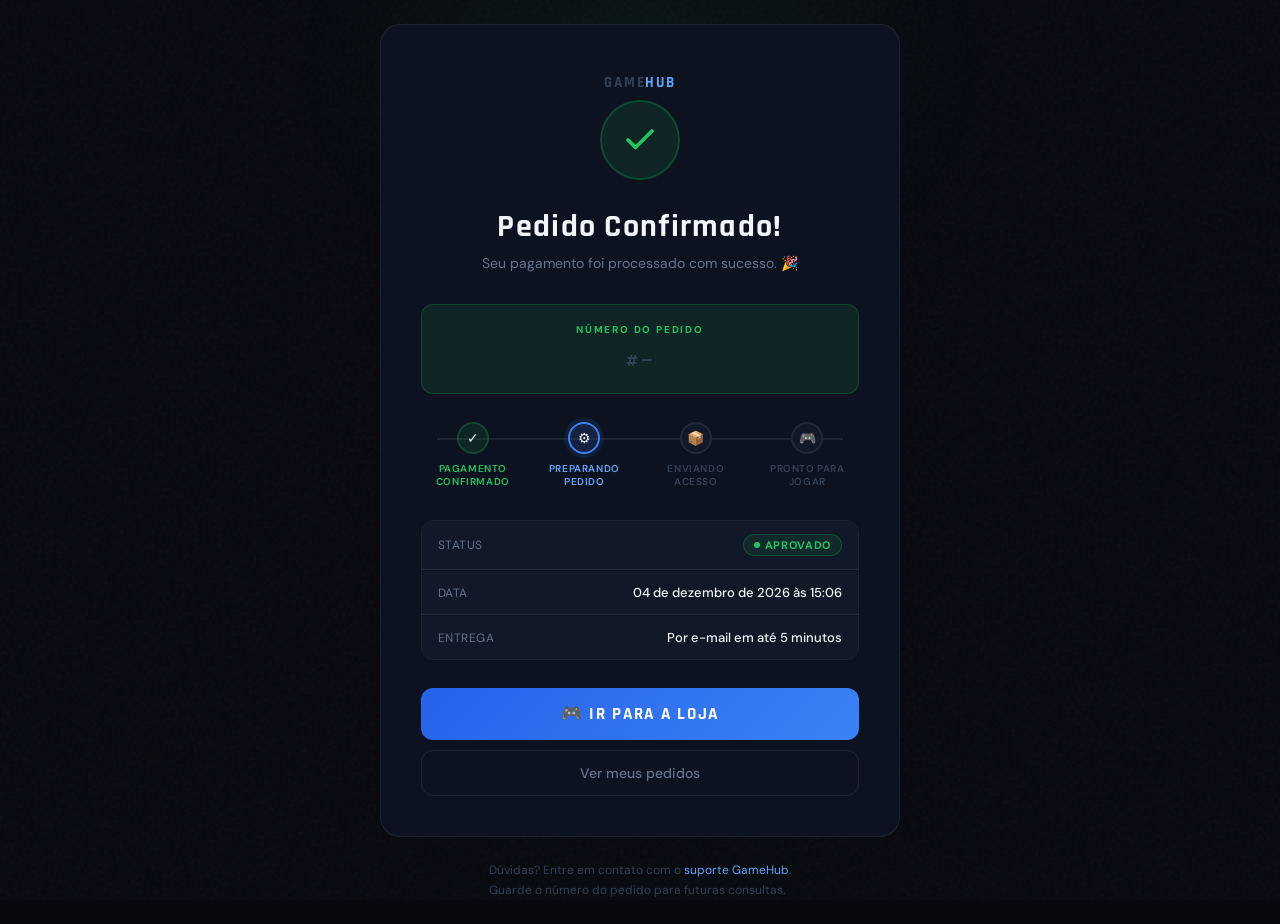
<file: sucesso.html>
<!DOCTYPE html>
<html lang="pt-BR">
<head>
<meta charset="UTF-8">
<meta name="viewport" content="width=device-width, initial-scale=1.0">
<title>Pedido Confirmado — GameHub</title>
<link rel="preconnect" href="https://fonts.googleapis.com">
<link href="https://fonts.googleapis.com/css2?family=Rajdhani:wght@500;600;700&family=DM+Sans:ital,wght@0,300;0,400;0,500;1,400&display=swap" rel="stylesheet">

<style>
*, *::before, *::after { box-sizing: border-box; margin: 0; padding: 0; }

:root {
  --bg:       #07090f;
  --surface:  #0d1220;
  --surface2: #111827;
  --border:   rgba(255,255,255,0.07);
  --accent:   #3b82f6;
  --accent-hi:#60a5fa;
  --green:    #22c55e;
  --green-lo: rgba(34,197,94,0.10);
  --green-md: rgba(34,197,94,0.22);
  --txt:      #f1f5f9;
  --txt-dim:  #64748b;
  --txt-muted:#334155;
  --font-head:'Rajdhani', sans-serif;
  --font-body:'DM Sans', sans-serif;
}

body {
  background: var(--bg);
  color: var(--txt);
  font-family: var(--font-body);
  min-height: 100vh;
  display: flex;
  flex-direction: column;
  align-items: center;
  justify-content: center;
  padding: 24px;
  overflow-x: hidden;
}

/* ── NOISE + GLOW ── */
body::before {
  content: '';
  position: fixed;
  inset: 0;
  background-image: url("data:image/svg+xml,%3Csvg viewBox='0 0 256 256' xmlns='http://www.w3.org/2000/svg'%3E%3Cfilter id='n'%3E%3CfeTurbulence type='fractalNoise' baseFrequency='0.9' numOctaves='4' stitchTiles='stitch'/%3E%3C/filter%3E%3Crect width='100%25' height='100%25' filter='url(%23n)' opacity='0.03'/%3E%3C/svg%3E");
  pointer-events: none;
  z-index: 0;
}

body::after {
  content: '';
  position: fixed;
  top: -20%;
  left: 50%;
  transform: translateX(-50%);
  width: 700px;
  height: 500px;
  background: radial-gradient(ellipse, rgba(34,197,94,.07) 0%, transparent 70%);
  pointer-events: none;
  z-index: 0;
}

/* ── CONFETTI PARTICLES ── */
.particles {
  position: fixed;
  inset: 0;
  pointer-events: none;
  z-index: 0;
  overflow: hidden;
}

.particle {
  position: absolute;
  top: -10px;
  width: 8px;
  height: 8px;
  border-radius: 2px;
  animation: fall linear forwards;
}

@keyframes fall {
  0%   { transform: translateY(0) rotate(0deg); opacity: 1; }
  80%  { opacity: 1; }
  100% { transform: translateY(110vh) rotate(720deg); opacity: 0; }
}

/* ── CARD ── */
.card {
  position: relative;
  z-index: 1;
  width: 100%;
  max-width: 520px;
  background: var(--surface);
  border: 1px solid var(--border);
  border-radius: 20px;
  padding: 48px 40px 40px;
  text-align: center;
  animation: popIn .6s cubic-bezier(.34,1.56,.64,1) both;
}

@keyframes popIn {
  from { opacity: 0; transform: scale(.88) translateY(20px); }
  to   { opacity: 1; transform: scale(1) translateY(0); }
}

/* ── CHECK ICON ── */
.check-wrap {
  margin: 0 auto 28px;
  width: 80px;
  height: 80px;
  border-radius: 50%;
  background: var(--green-lo);
  border: 2px solid var(--green-md);
  display: flex;
  align-items: center;
  justify-content: center;
  animation: pulse 2.4s ease infinite;
}

@keyframes pulse {
  0%,100% { box-shadow: 0 0 0 0 rgba(34,197,94,.25); }
  50%      { box-shadow: 0 0 0 16px rgba(34,197,94,0); }
}

.check-icon {
  width: 36px;
  height: 36px;
  stroke: var(--green);
  stroke-width: 2.5;
  fill: none;
  stroke-linecap: round;
  stroke-linejoin: round;
  stroke-dasharray: 60;
  stroke-dashoffset: 60;
  animation: drawCheck .5s .3s ease forwards;
}

@keyframes drawCheck {
  to { stroke-dashoffset: 0; }
}

/* ── LOGO ── */
.logo {
  font-family: var(--font-head);
  font-size: 15px;
  font-weight: 700;
  letter-spacing: .12em;
  color: var(--txt-muted);
  text-transform: uppercase;
  margin-bottom: 8px;
  animation: fadeUp .5s .1s ease both;
}

.logo span { color: var(--accent-hi); }

/* ── HEADING ── */
h1 {
  font-family: var(--font-head);
  font-size: 32px;
  font-weight: 700;
  letter-spacing: .04em;
  color: var(--txt);
  line-height: 1.2;
  margin-bottom: 8px;
  animation: fadeUp .5s .15s ease both;
}

.subtitle {
  font-size: 14px;
  color: var(--txt-dim);
  margin-bottom: 32px;
  animation: fadeUp .5s .2s ease both;
}

/* ── ORDER BOX ── */
.order-box {
  background: var(--green-lo);
  border: 1px solid var(--green-md);
  border-radius: 12px;
  padding: 18px 20px;
  margin-bottom: 28px;
  animation: fadeUp .5s .25s ease both;
}

.order-label {
  font-size: 10px;
  font-weight: 700;
  letter-spacing: .18em;
  color: var(--green);
  text-transform: uppercase;
  margin-bottom: 6px;
}

.order-id {
  font-family: var(--font-head);
  font-size: 26px;
  font-weight: 700;
  letter-spacing: .08em;
  color: var(--txt);
}

.order-id span {
  color: var(--txt-muted);
  font-size: 18px;
}

/* ── STEPS ── */
.steps {
  display: flex;
  justify-content: space-between;
  align-items: flex-start;
  gap: 8px;
  margin-bottom: 32px;
  animation: fadeUp .5s .3s ease both;
  position: relative;
}

.steps::before {
  content: '';
  position: absolute;
  top: 16px;
  left: 16px;
  right: 16px;
  height: 2px;
  background: var(--border);
  z-index: 0;
}

.step {
  display: flex;
  flex-direction: column;
  align-items: center;
  gap: 8px;
  flex: 1;
  position: relative;
  z-index: 1;
}

.step-dot {
  width: 32px;
  height: 32px;
  border-radius: 50%;
  border: 2px solid var(--border);
  background: var(--surface2);
  display: flex;
  align-items: center;
  justify-content: center;
  font-size: 14px;
  transition: all .3s;
}

.step.done .step-dot {
  background: var(--green-lo);
  border-color: var(--green-md);
}

.step.active .step-dot {
  background: rgba(59,130,246,.15);
  border-color: var(--accent);
  box-shadow: 0 0 0 4px rgba(59,130,246,.1);
}

.step-label {
  font-size: 10px;
  font-weight: 600;
  letter-spacing: .06em;
  color: var(--txt-muted);
  text-transform: uppercase;
  text-align: center;
  line-height: 1.3;
}

.step.done .step-label  { color: var(--green); }
.step.active .step-label { color: var(--accent-hi); }

/* ── INFO ROWS ── */
.info-rows {
  display: flex;
  flex-direction: column;
  gap: 1px;
  margin-bottom: 28px;
  border-radius: 12px;
  overflow: hidden;
  border: 1px solid var(--border);
  animation: fadeUp .5s .35s ease both;
}

.info-row {
  display: flex;
  justify-content: space-between;
  align-items: center;
  padding: 13px 16px;
  background: var(--surface2);
  font-size: 13px;
  gap: 12px;
}

.info-row:not(:last-child) { border-bottom: 1px solid var(--border); }

.info-key {
  color: var(--txt-dim);
  font-size: 12px;
  letter-spacing: .04em;
}

.info-val {
  font-weight: 500;
  color: var(--txt);
  text-align: right;
}

.badge-status {
  display: inline-flex;
  align-items: center;
  gap: 5px;
  padding: 3px 10px;
  background: var(--green-lo);
  border: 1px solid var(--green-md);
  border-radius: 20px;
  font-size: 11px;
  font-weight: 700;
  color: var(--green);
  letter-spacing: .06em;
}

.badge-dot {
  width: 6px; height: 6px;
  border-radius: 50%;
  background: var(--green);
  animation: blink 1.2s ease infinite;
}

@keyframes blink {
  0%,100% { opacity: 1; }
  50%      { opacity: .3; }
}

/* ── ACTIONS ── */
.actions {
  display: flex;
  flex-direction: column;
  gap: 10px;
  animation: fadeUp .5s .4s ease both;
}

.btn-primary {
  width: 100%;
  padding: 15px;
  background: linear-gradient(135deg, #2563eb, #3b82f6);
  border: none;
  border-radius: 12px;
  color: #fff;
  font-family: var(--font-head);
  font-size: 17px;
  font-weight: 700;
  letter-spacing: .1em;
  text-transform: uppercase;
  cursor: pointer;
  transition: transform .15s, box-shadow .2s;
}

.btn-primary:hover {
  transform: translateY(-1px);
  box-shadow: 0 8px 28px rgba(59,130,246,.35);
}

.btn-primary:active { transform: translateY(1px); box-shadow: none; }

.btn-ghost {
  width: 100%;
  padding: 13px;
  background: transparent;
  border: 1px solid var(--border);
  border-radius: 12px;
  color: var(--txt-dim);
  font-family: var(--font-body);
  font-size: 14px;
  font-weight: 500;
  cursor: pointer;
  transition: border-color .2s, color .2s;
}

.btn-ghost:hover { border-color: var(--border-hi, #60a5fa44); color: var(--txt); }

/* ── FOOTER NOTE ── */
.footer-note {
  margin-top: 24px;
  font-size: 12px;
  color: var(--txt-muted);
  animation: fadeUp .5s .45s ease both;
  line-height: 1.6;
}

.footer-note a { color: var(--accent-hi); text-decoration: none; }

/* ── ANIMATIONS ── */
@keyframes fadeUp {
  from { opacity: 0; transform: translateY(12px); }
  to   { opacity: 1; transform: translateY(0); }
}
</style>
</head>

<body>

<!-- CONFETTI -->
<div class="particles" id="particles"></div>

<div class="card">

  <div class="logo">GAME<span>HUB</span></div>

  <!-- CHECK ANIMADO -->
  <div class="check-wrap">
    <svg class="check-icon" viewBox="0 0 24 24">
      <polyline points="20 6 9 17 4 12"/>
    </svg>
  </div>

  <h1>Pedido Confirmado!</h1>
  <p class="subtitle">Seu pagamento foi processado com sucesso. 🎉</p>

  <!-- ID DO PEDIDO -->
  <div class="order-box">
    <div class="order-label">Número do pedido</div>
    <div class="order-id"><span>#</span><span id="pedido">—</span></div>
  </div>

  <!-- STEPS / PROGRESSO -->
  <div class="steps">
    <div class="step done">
      <div class="step-dot">✓</div>
      <div class="step-label">Pagamento<br>confirmado</div>
    </div>
    <div class="step active">
      <div class="step-dot">⚙</div>
      <div class="step-label">Preparando<br>pedido</div>
    </div>
    <div class="step">
      <div class="step-dot">📦</div>
      <div class="step-label">Enviando<br>acesso</div>
    </div>
    <div class="step">
      <div class="step-dot">🎮</div>
      <div class="step-label">Pronto para<br>jogar</div>
    </div>
  </div>

  <!-- INFO ROWS -->
  <div class="info-rows">
    <div class="info-row">
      <span class="info-key">STATUS</span>
      <span class="info-val">
        <span class="badge-status">
          <span class="badge-dot"></span>
          APROVADO
        </span>
      </span>
    </div>
    <div class="info-row">
      <span class="info-key">DATA</span>
      <span class="info-val" id="orderDate">—</span>
    </div>
    <div class="info-row">
      <span class="info-key">ENTREGA</span>
      <span class="info-val">Por e-mail em até 5 minutos</span>
    </div>
  </div>

  <!-- AÇÕES -->
  <div class="actions">
    <button class="btn-primary" onclick="window.location.href='index.html'">
      🎮 Ir para a Loja
    </button>
    <button class="btn-ghost" onclick="window.location.href='index.html?pedidos=1'">
      Ver meus pedidos
    </button>
  </div>

</div>

<p class="footer-note">
  Dúvidas? Entre em contato com o <a href="#">suporte GameHub</a>.<br>
  Guarde o número do pedido para futuras consultas.
</p>

<script>
// ── LÓGICA ORIGINAL PRESERVADA ────────────────────────────────────────────────
const params = new URLSearchParams(window.location.search);
const id = params.get("pedido");
document.getElementById("pedido").innerText = id || "—";

// ── DATA DO PEDIDO ────────────────────────────────────────────────────────────
const now = new Date();
document.getElementById("orderDate").innerText = now.toLocaleDateString("pt-BR", {
  day: "2-digit", month: "long", year: "numeric",
  hour: "2-digit", minute: "2-digit"
});

// ── CONFETTI ──────────────────────────────────────────────────────────────────
const colors = ["#22c55e","#3b82f6","#f59e0b","#a855f7","#ec4899","#60a5fa"];
const container = document.getElementById("particles");

function spawnParticle() {
  const el = document.createElement("div");
  el.className = "particle";
  const size = 5 + Math.random() * 7;
  el.style.cssText = `
    left: ${Math.random() * 100}%;
    width: ${size}px;
    height: ${size}px;
    background: ${colors[Math.floor(Math.random() * colors.length)]};
    border-radius: ${Math.random() > .5 ? "50%" : "2px"};
    animation-duration: ${2 + Math.random() * 3}s;
    animation-delay: ${Math.random() * 1.5}s;
    opacity: ${0.6 + Math.random() * 0.4};
  `;
  container.appendChild(el);
  el.addEventListener("animationend", () => el.remove());
}

// Burst inicial
for (let i = 0; i < 60; i++) spawnParticle();
// Pingos contínuos por 4s
const interval = setInterval(spawnParticle, 120);
setTimeout(() => clearInterval(interval), 4000);
</script>

</body>
</html>
</file>
